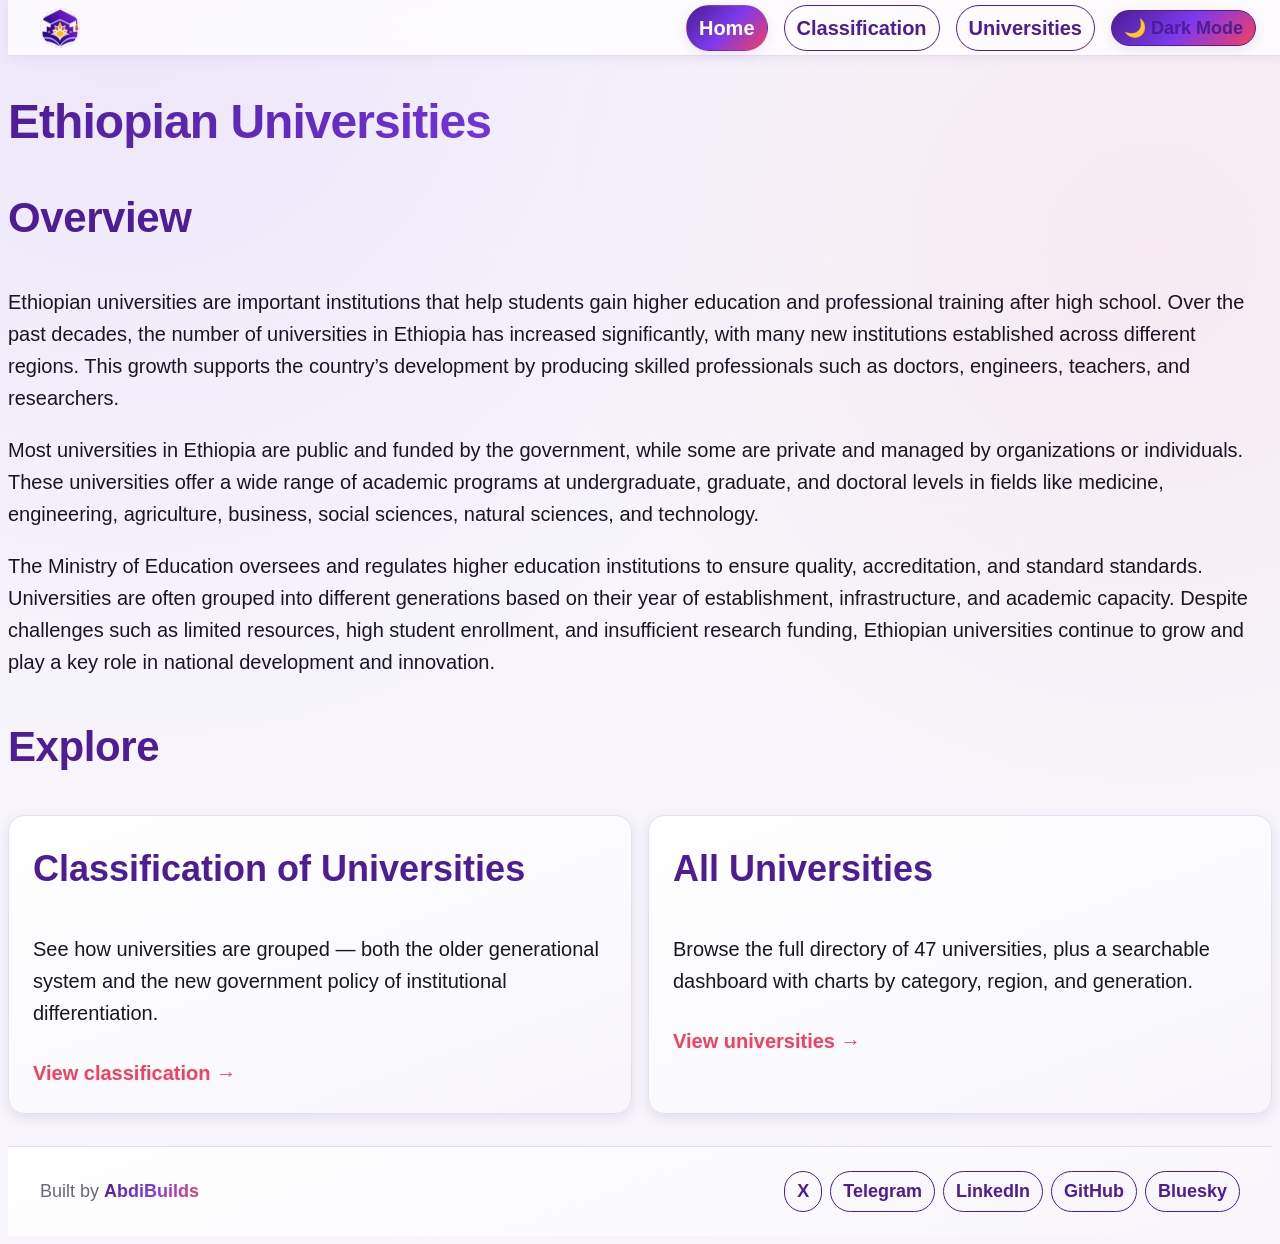
<file: index.html>
<!DOCTYPE html>
<html lang="en">
    <head>
      <meta charset="UTF-8" />
      <script>
        (function () {
          try {
            if (localStorage.getItem("theme") === "dark") {
              document.documentElement.setAttribute("data-theme", "dark");
            }
          } catch (e) {}
        })();
      </script>
      <meta name="viewport" content="width=device-width, initial-scale=1.0" />
      <link href="style.css" rel="stylesheet" />
      <meta name="description" content="Ethiopian Universities: an overview of the country's higher-education system, how universities are classified, and a full directory of institutions." />
      <title>Ethiopian Universities — Home</title>
    </head>
    <body>

      <header>
        <nav aria-label="Main navigation">
          <a class="logo-link" href="index.html"><img src="images/logo.png" class="logo-img" alt="Ethiopian Universities logo" /></a>

          <button class="nav-toggle" id="navToggle" type="button" aria-expanded="false" aria-controls="primary-menu" aria-label="Toggle navigation menu">
            <span></span><span></span><span></span>
          </button>

          <ul id="primary-menu">
            <li><a class="menu" href="index.html" aria-current="page">Home</a></li>
            <li><a class="menu" href="classification.html">Classification</a></li>
            <li><a class="menu" href="universities.html">Universities</a></li>
            <li><button id="darkModeToggle" class="dark-toggle" type="button" aria-pressed="false">🌙 Dark Mode</button></li>
          </ul>
        </nav>
      </header>
      <main>
        <div class="page-content">
        <h1>Ethiopian Universities</h1>
        <section id="overview">
          <h2>Overview</h2>
          <p>Ethiopian universities are important institutions that help students gain higher education and professional training after high school. Over the past decades, the number of universities in Ethiopia has increased significantly, with many new institutions established across different regions. This growth supports the country’s development by producing skilled professionals such as doctors, engineers, teachers, and researchers.</p>

          <p>Most universities in Ethiopia are public and funded by the government, while some are private and managed by organizations or individuals. These universities offer a wide range of academic programs at undergraduate, graduate, and doctoral levels in fields like medicine, engineering, agriculture, business, social sciences, natural sciences, and technology.</p>

          <p>The Ministry of Education oversees and regulates higher education institutions to ensure quality, accreditation, and standard standards. Universities are often grouped into different generations based on their year of establishment, infrastructure, and academic capacity. Despite challenges such as limited resources, high student enrollment, and insufficient research funding, Ethiopian universities continue to grow and play a key role in national development and innovation.</p>
        </section>

        <section id="explore" class="quick-links">
          <h2>Explore</h2>
          <div class="quick-links-grid">
            <a class="quick-link-card" href="classification.html">
              <h3>Classification of Universities</h3>
              <p>See how universities are grouped — both the older generational system and the new government policy of institutional differentiation.</p>
              <span class="quick-link-cta">View classification →</span>
            </a>
            <a class="quick-link-card" href="universities.html">
              <h3>All Universities</h3>
              <p>Browse the full directory of 47 universities, plus a searchable dashboard with charts by category, region, and generation.</p>
              <span class="quick-link-cta">View universities →</span>
            </a>
          </div>
        </section>
        </div>
      </main>

      <footer class="site-footer">
        <div class="footer-content">
          <p class="footer-credit">Built by <strong>AbdiBuilds</strong></p>
          <ul class="footer-socials">
            <li><a href="https://x.com/DevAbdiBirru" target="_blank" rel="noopener noreferrer">X</a></li>
            <li><a href="https://t.me/AbdiBuilds" target="_blank" rel="noopener noreferrer">Telegram</a></li>
            <li><a href="https://www.linkedin.com/in/abdibirru" target="_blank" rel="noopener noreferrer">LinkedIn</a></li>
            <li><a href="https://github.com/abdibirru" target="_blank" rel="noopener noreferrer">GitHub</a></li>
            <li><a href="https://bsky.app/profile/abdibirru.bsky.social" target="_blank" rel="noopener noreferrer">Bluesky</a></li>
          </ul>
        </div>
      </footer>


      <script src="theme.js"></script>
    </body>
</html>
</file>
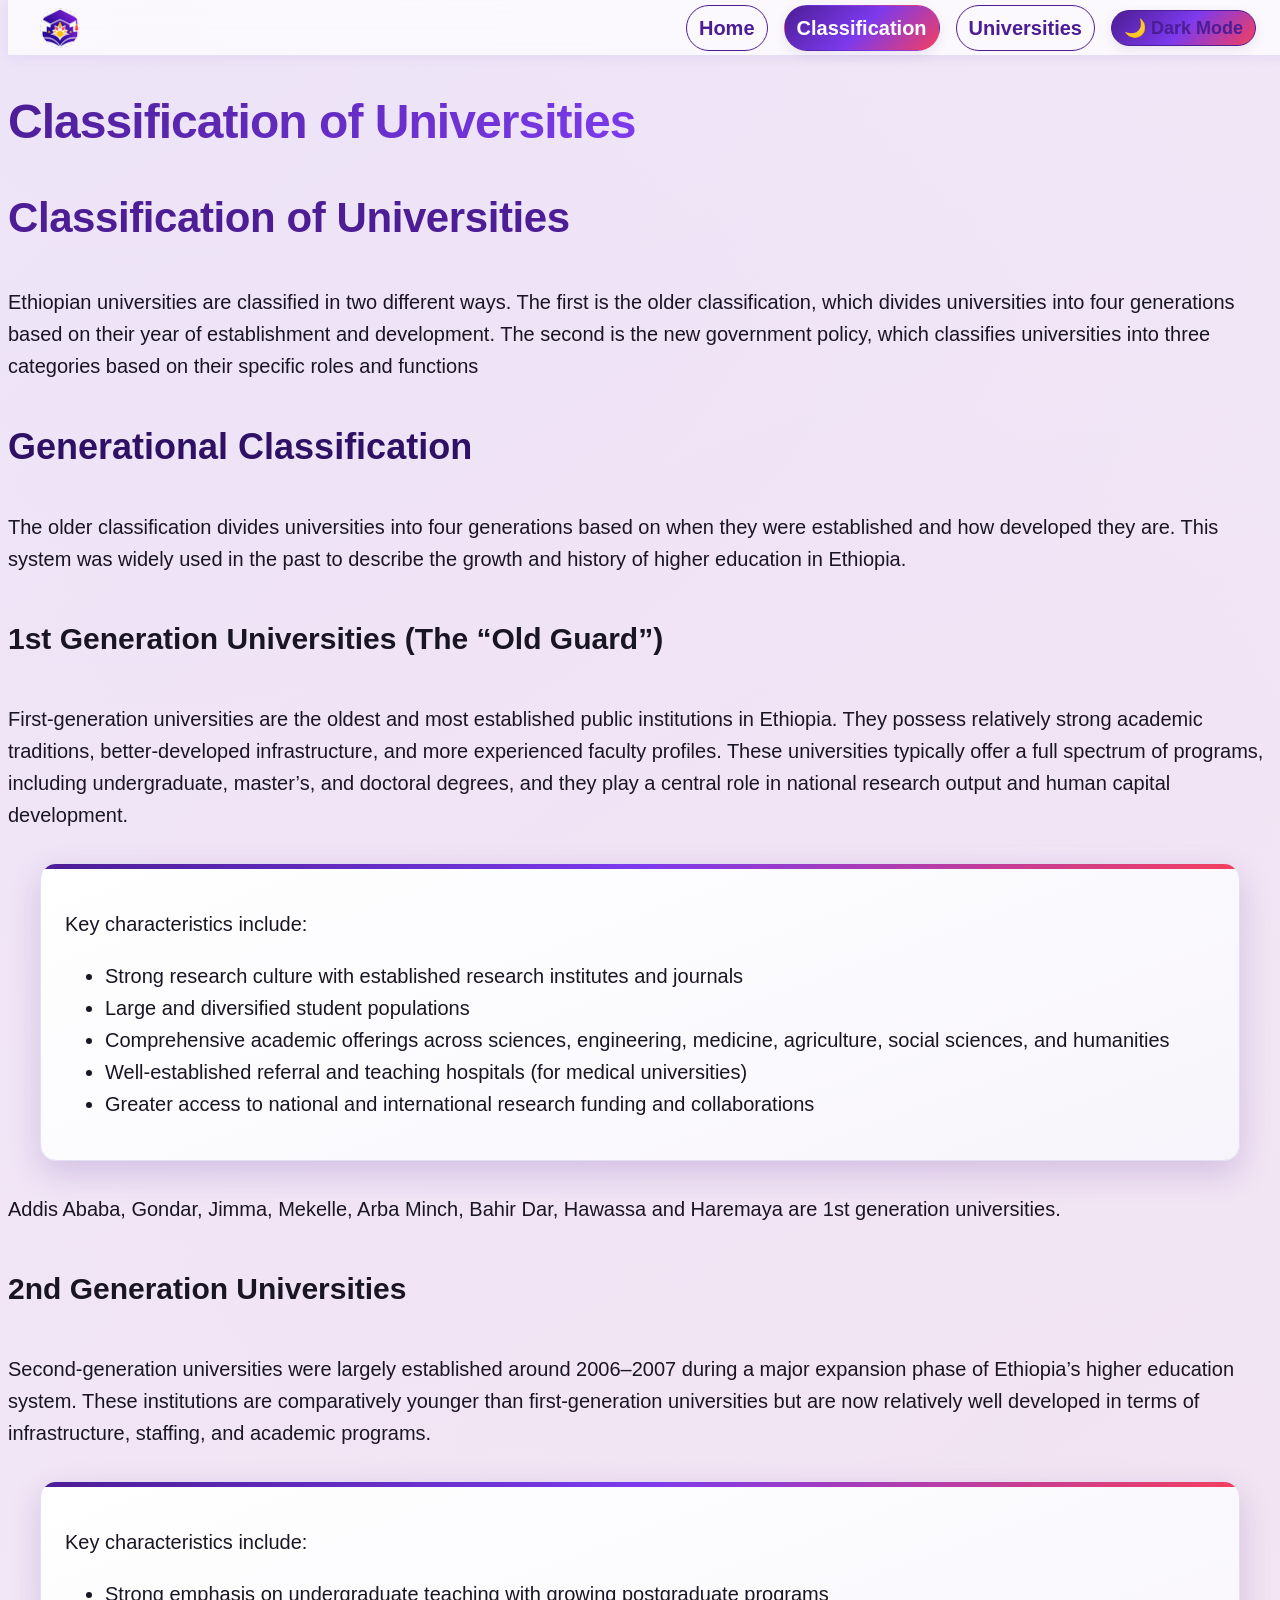
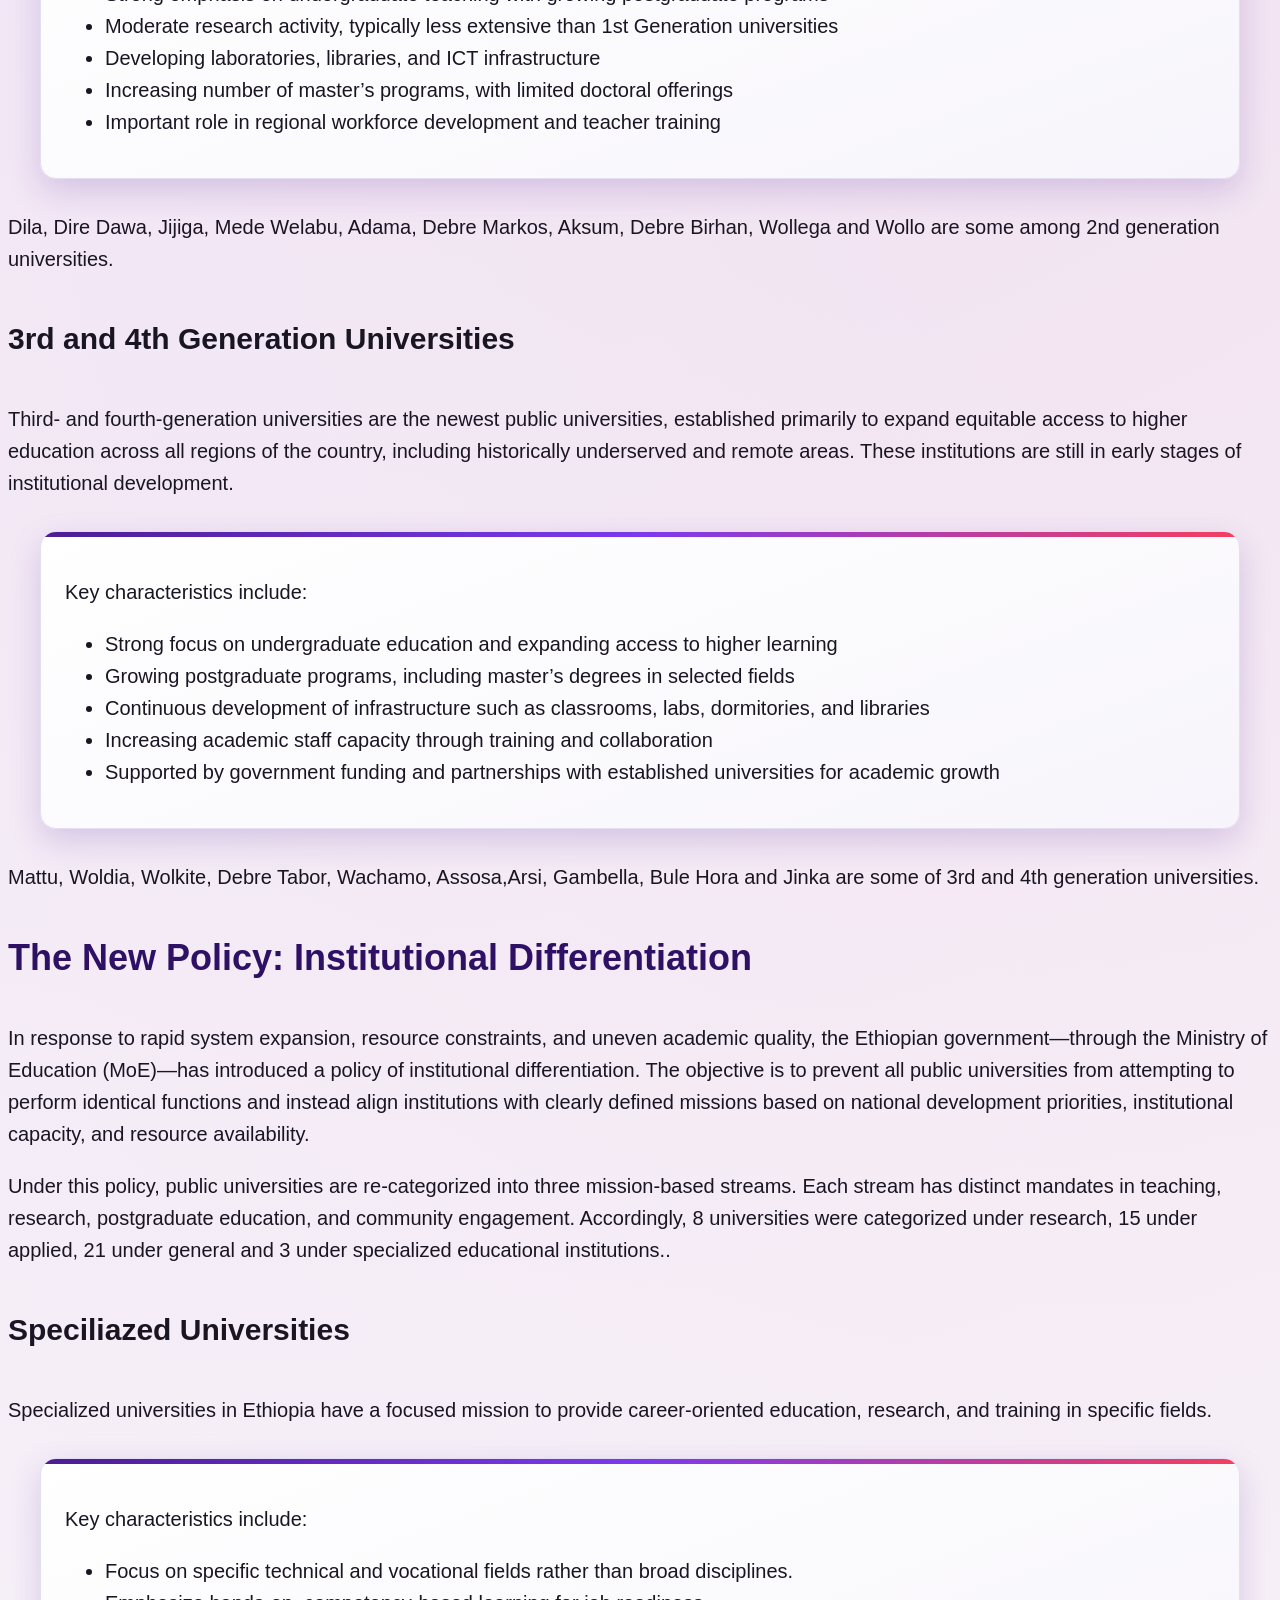
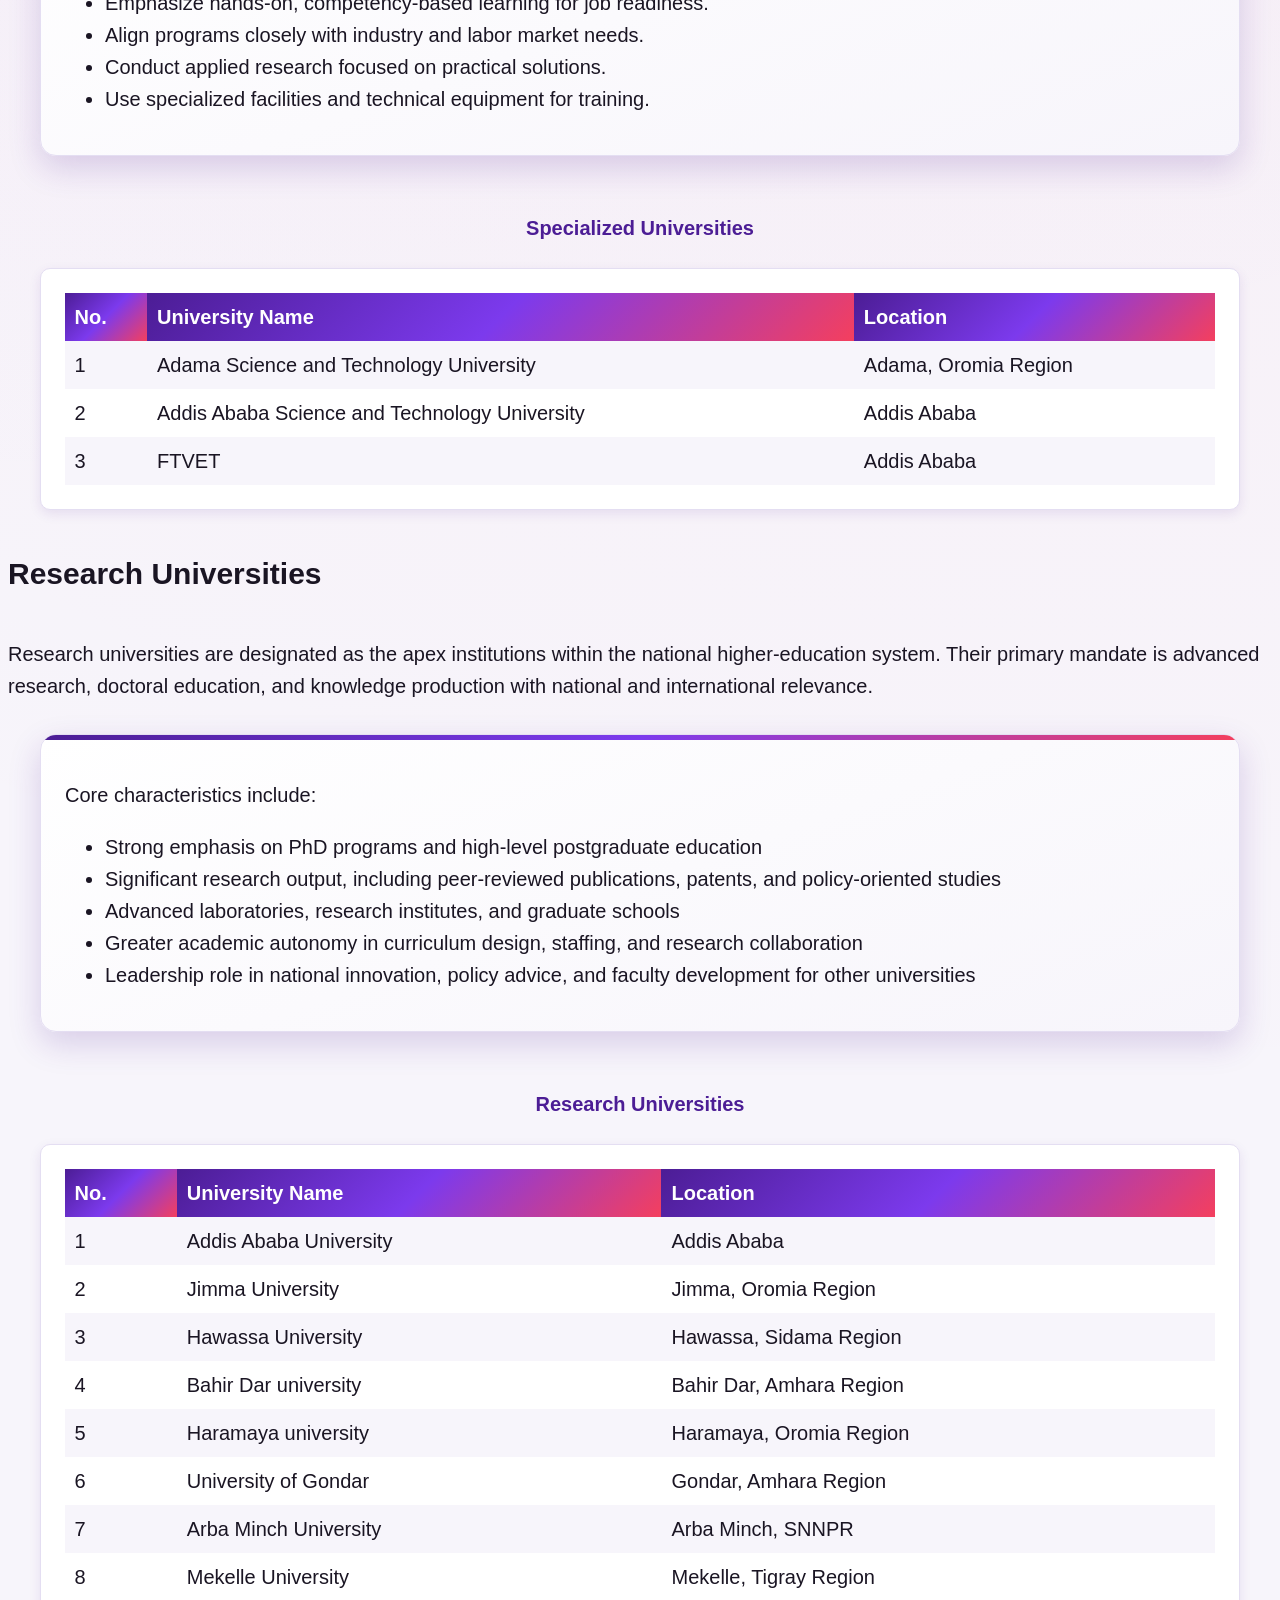
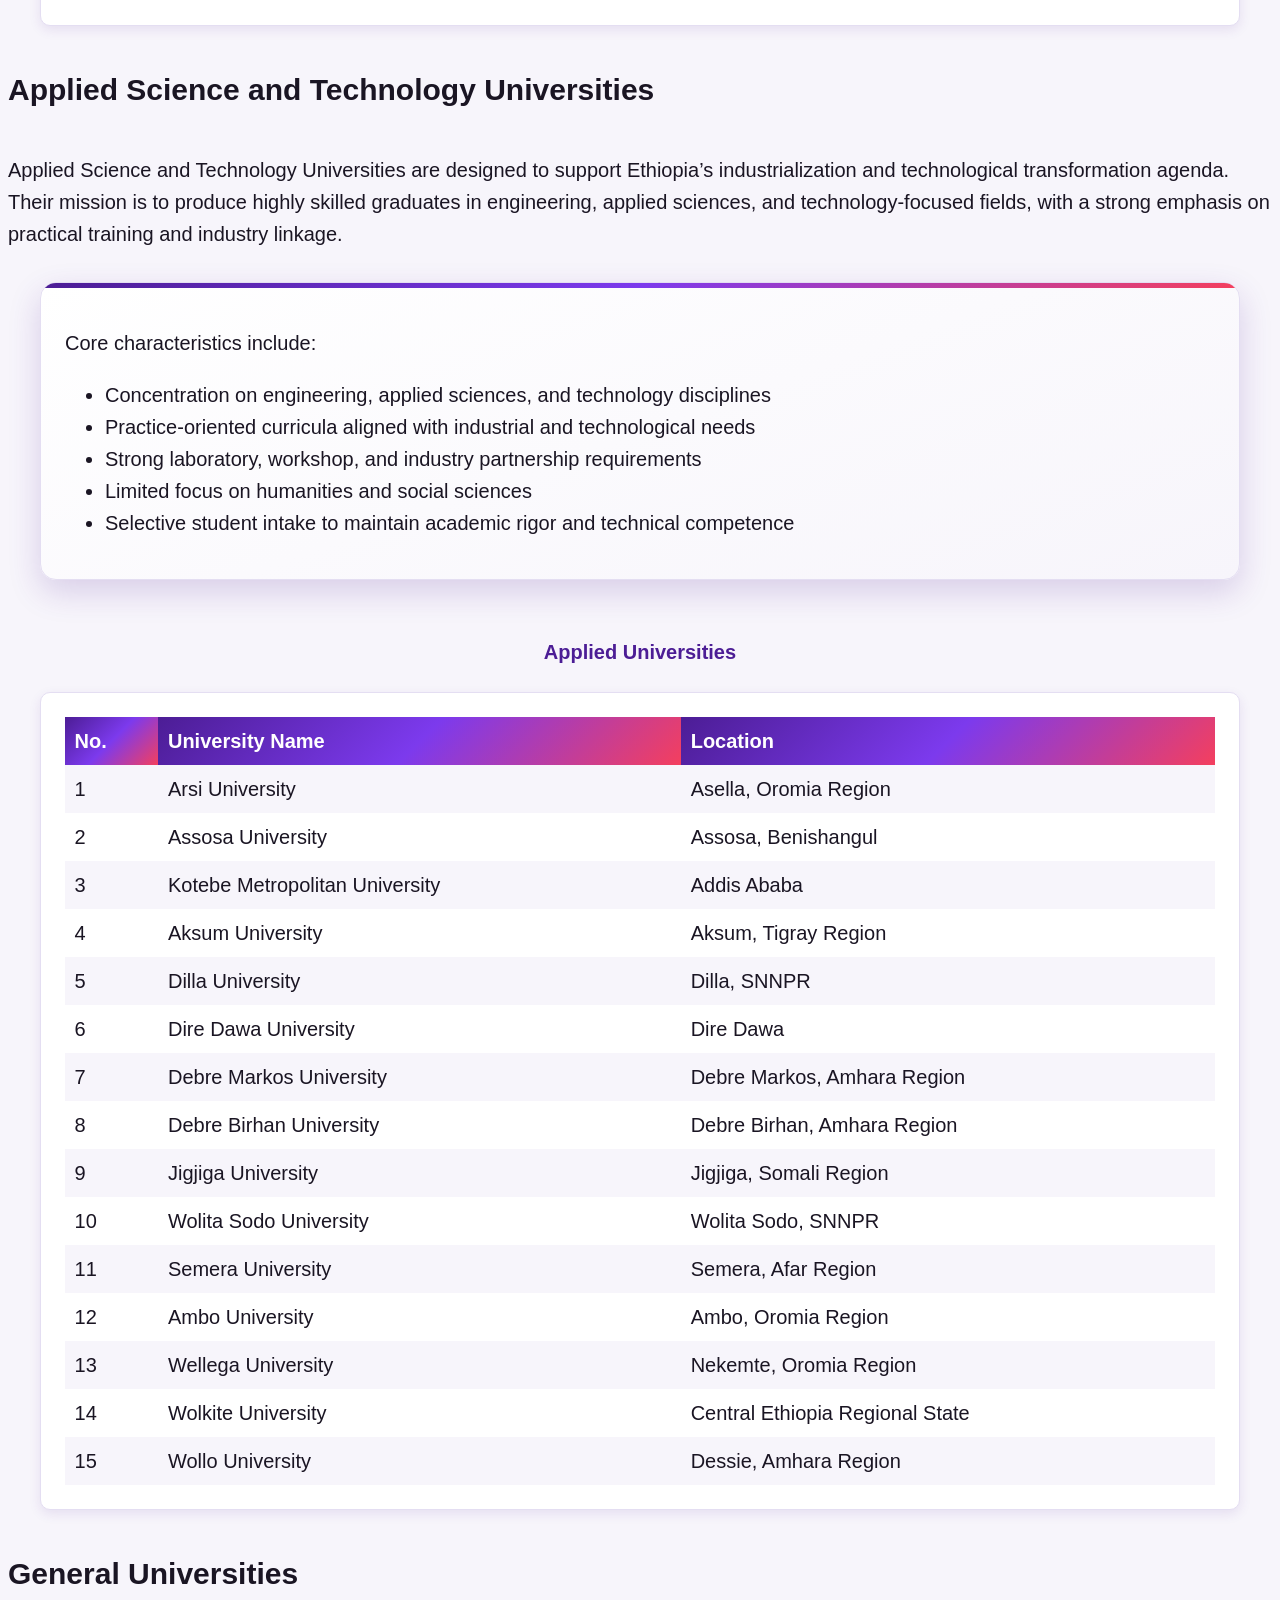
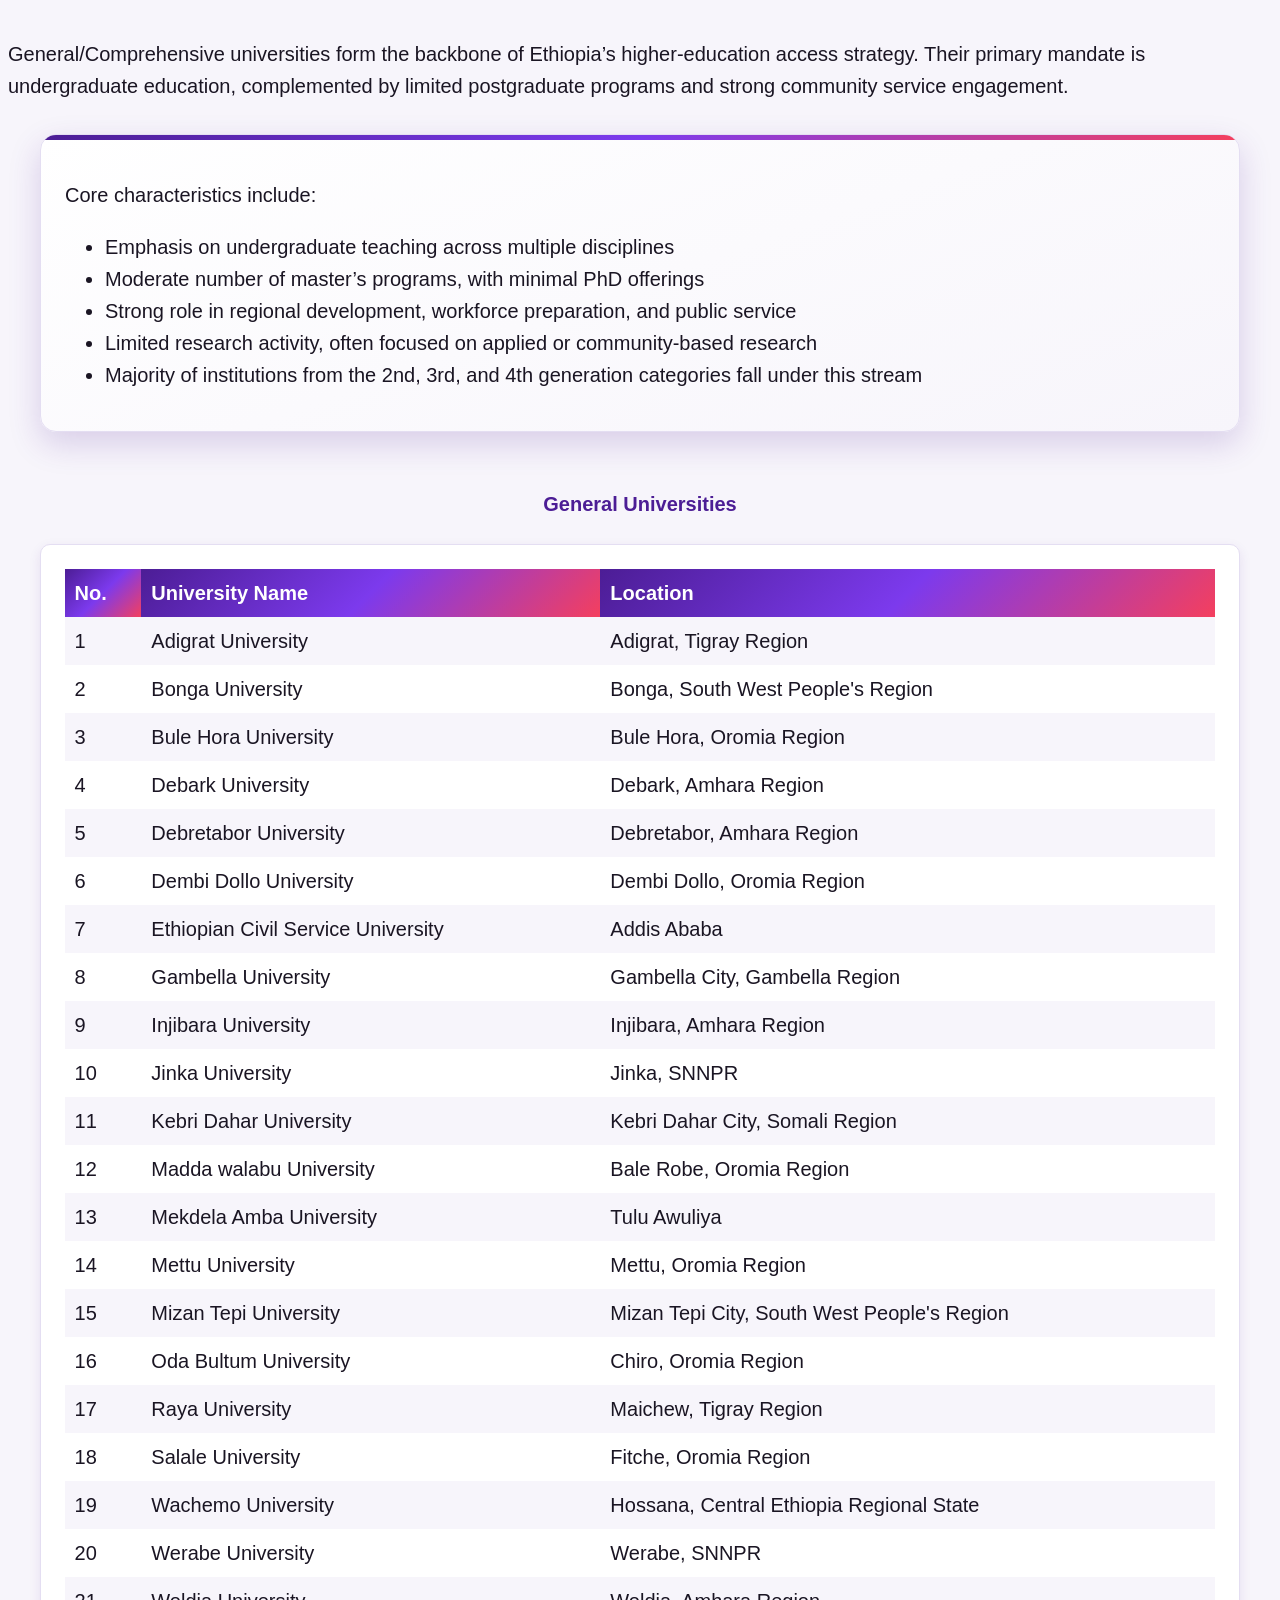
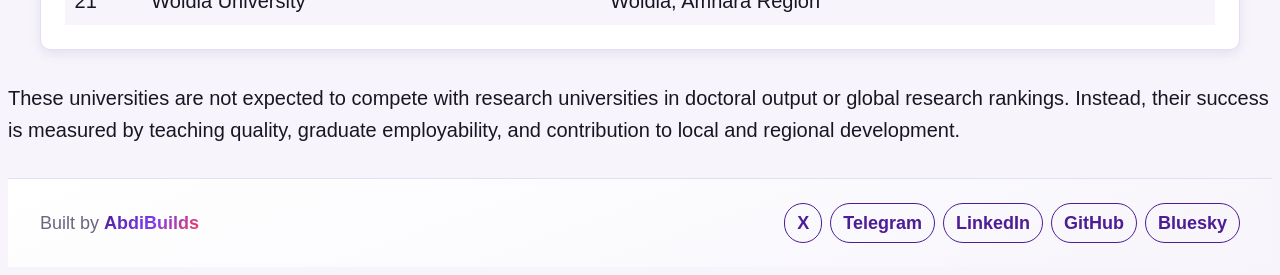
<file: classification.html>
<!DOCTYPE html>
<html lang="en">
    <head>
      <meta charset="UTF-8" />
      <script>
        (function () {
          try {
            if (localStorage.getItem("theme") === "dark") {
              document.documentElement.setAttribute("data-theme", "dark");
            }
          } catch (e) {}
        })();
      </script>
      <meta name="viewport" content="width=device-width, initial-scale=1.0" />
      <link href="style.css" rel="stylesheet" />
      <meta name="description" content="How Ethiopian universities are classified: the older four-generation system and the new government policy of institutional differentiation (research, applied, general, specialized)." />
      <title>Ethiopian Universities — Classification</title>
    </head>
    <body>

      <header>
        <nav aria-label="Main navigation">
          <a class="logo-link" href="index.html"><img class="logo-img" src="images/logo.png" alt="Ethiopian Universities logo" /></a>

          <button class="nav-toggle" id="navToggle" type="button" aria-expanded="false" aria-controls="primary-menu" aria-label="Toggle navigation menu">
            <span></span><span></span><span></span>
          </button>

          <ul id="primary-menu">
            <li><a class="menu" href="index.html">Home</a></li>
            <li><a class="menu" href="classification.html" aria-current="page">Classification</a></li>
            <li><a class="menu" href="universities.html">Universities</a></li>
            <li><button id="darkModeToggle" class="dark-toggle" type="button" aria-pressed="false">🌙 Dark Mode</button></li>
          </ul>
        </nav>
      </header>
      <main>
        <div class="page-content">
        <h1>Classification of Universities</h1>
        <section id="classification">
          <h2>Classification of Universities</h2>
<p>Ethiopian universities are classified in two different ways. The first is the older classification, which divides universities into four generations based on their year of establishment and development. The second is the new government policy, which classifies universities into three categories based on their specific roles and functions</p>
          <article class="general-classification">
          <h3>Generational Classification</h3>
          <p>The older classification divides universities into four generations based on when they were established and how developed they are. This system was widely used in the past to describe the growth and history of higher education in Ethiopia.</p>
          <section class="sub-classification">
          <h4>1st Generation Universities (The “Old Guard”)</h4>

          <p>First-generation universities are the oldest and most established public institutions in Ethiopia. They possess relatively strong academic traditions, better-developed infrastructure, and more experienced faculty profiles. These universities typically offer a full spectrum of programs, including undergraduate, master’s, and doctoral degrees, and they play a central role in national research output and human capital development.</p>
               <div class="characteristics">
          <p>Key characteristics include:</p>
           <ul>
             <li> Strong research culture with established research institutes and journals</li>
             <li>Large and diversified student populations</li>
             <li>Comprehensive academic offerings across sciences, engineering, medicine, agriculture, social sciences, and humanities</li>
             <li>Well-established referral and teaching hospitals (for medical universities)</li>
             <li>Greater access to national and international research funding and collaborations</li>
           </ul>
           </div>
            <p class="example-universities">Addis Ababa, Gondar, Jimma, Mekelle, Arba Minch, Bahir Dar, Hawassa and Haremaya are 1st generation universities.</p>
           </section>
           <section class="sub-classification">
          <h4>2nd Generation Universities</h4>

<p>Second-generation universities were largely established around 2006–2007 during a major expansion phase of Ethiopia’s higher education system. These institutions are comparatively younger than first-generation universities but are now relatively well developed in terms of infrastructure, staffing, and academic programs.</p>
          <div class="characteristics">
<p> Key characteristics include:</p>
          <ul>
            <li>Strong emphasis on undergraduate teaching with growing postgraduate programs</li>
            <li>Moderate research activity, typically less extensive than 1st Generation universities</li>
            <li>Developing laboratories, libraries, and ICT infrastructure
</li>
            <li>Increasing number of master’s programs, with limited doctoral offerings</li>
            <li>Important role in regional workforce development and teacher training</li>
          </ul>
          </div>
             <p class="example-universities">Dila, Dire Dawa, Jijiga, Mede Welabu, Adama, Debre Markos, Aksum, Debre Birhan, Wollega and Wollo are some among 2nd generation universities.</p>
          </section>
          <section class="sub-classification">
          <h4>3rd and 4th Generation Universities</h4>

          <p>Third- and fourth-generation universities are the newest public universities, established primarily to expand equitable access to higher education across all regions of the country, including historically underserved and remote areas. These institutions are still in early stages of institutional development.</p>
        <div class="characteristics">
         <p>Key characteristics include:</p> 
          <ul>
            <li>Strong focus on undergraduate education and expanding access to higher learning</li>
            <li>Growing postgraduate programs, including master’s degrees in selected fields</li>
            <li>Continuous development of infrastructure such as classrooms, labs, dormitories, and libraries</li>
            <li>Increasing academic staff capacity through training and collaboration</li>
            <li>Supported by government funding and partnerships with established universities for academic growth</li>
          </ul>
          </div>
            <p class="example-universities">Mattu, Woldia, Wolkite, Debre Tabor, Wachamo, Assosa,Arsi, Gambella, Bule Hora and Jinka are some of 3rd and 4th generation universities.</p>
          </section>
          </article>
          <article class="new-policy-classification">
          <h3>The New Policy: Institutional Differentiation</h3>

            <p>In response to rapid system expansion, resource constraints, and uneven academic quality, the Ethiopian government—through the Ministry of Education (MoE)—has introduced a policy of institutional differentiation. The objective is to prevent all public universities from attempting to perform identical functions and instead align institutions with clearly defined missions based on national development priorities, institutional capacity, and resource availability.</p>
            <p>Under this policy, public universities are re-categorized into three mission-based streams. Each stream has distinct mandates in teaching, research, postgraduate education, and community engagement. Accordingly, 8 universities were categorized under research, 15 under applied, 21 under general and 3 under specialized educational institutions..</p>
            <section class="sub-classification">
              <h4>Speciliazed Universities</h4>
              <p>Specialized universities in Ethiopia have a focused mission to provide career-oriented education, research, and training in specific fields.</p>
              <div class="characteristics">
         <p>Key characteristics include:</p> 
           <ul>
            <li>Focus on specific technical and vocational fields rather than broad disciplines.</li>
            <li>Emphasize hands-on, competency-based learning for job readiness.</li>
            <li>Align programs closely with industry and labor market needs.</li>
            <li>Conduct applied research focused on practical solutions.</li>
            <li>Use specialized facilities and technical equipment for training.</li>
          </ul>
          </div>
              <table class="speecialized-table">
                <caption class="table-caption">Specialized Universities</caption>
                <thead>
                  <tr>
                  <th scope="col">No.</th>
                  <th scope="col">University Name</th>
                  <th scope="col">Location</th>
                  </tr>
                </thead>
                <tbody>
                  <tr>
                    <td>1</td>
                    <td>Adama Science and Technology University</td>
                     <td>Adama, Oromia Region</td>
                  </tr>
                  <tr>
                    <td>2</td>
                    <td>Addis Ababa Science and Technology University
</td>
                     <td> Addis Ababa</td>
                  </tr>
                   <tr>
                    <td>3</td>
                    <td>FTVET</td>
                     <td>Addis Ababa</td>
                  </tr>
              </tbody>
              </table>
            </section>
            <section class="sub-classification">
            <h4>Research Universities</h4>

          <p>Research universities are designated as the apex institutions within the national higher-education system. Their primary mandate is advanced research, doctoral education, and knowledge production with national and international relevance.</p>
             <div class="characteristics">
          <p>Core characteristics include:</p>
          <ul>
            <li> Strong emphasis on PhD programs and high-level postgraduate education</li>
            <li>Significant research output, including peer-reviewed publications, patents, and policy-oriented studies</li>
            <li>Advanced laboratories, research institutes, and graduate schools</li>
            <li>Greater academic autonomy in curriculum design, staffing, and research collaboration</li>
            <li>Leadership role in national innovation, policy advice, and faculty development for other universities</li>
          </ul>
          </div>
              <table class="research-table">
                <caption class="table-caption">Research Universities</caption>
                <thead>
                  <tr>
                  <th scope="col">No.</th>
                  <th scope="col">University Name</th>
                  <th scope="col">Location</th>
                  </tr>
                </thead>
                <tbody>
                  <tr>
                    <td>1</td>
                    <td>Addis Ababa University</td>
                     <td>Addis Ababa</td>
                  </tr>
                  <tr>
                    <td>2</td>
                    <td>Jimma University</td>
                     <td>Jimma, Oromia Region</td>
                  </tr>
                   <tr>
<td>3</td>
                    <td>Hawassa University</td>
                     <td>Hawassa, Sidama Region</td>
                  </tr>
                  <tr>
                    <td>4</td>
                    <td>Bahir Dar university</td>
                     <td>Bahir Dar, Amhara Region</td>
                  </tr>
                  <tr>
                    <td>5</td>
                    <td>Haramaya university</td>
                     <td>Haramaya, Oromia Region</td>
                  </tr>
                  <tr>
                    <td>6</td>
                    <td>University of Gondar</td>
                     <td>Gondar, Amhara Region</td>
                  </tr>
                  <tr>
                    <td>7</td>
                    <td>Arba Minch University</td>
                     <td>Arba Minch, SNNPR</td>
                  </tr>
                  <tr>
                    <td>8</td>
                    <td>Mekelle University</td>
                     <td>Mekelle, Tigray Region</td>
                  </tr>
              </tbody>
              </table>
            </section>
            <section class="sub-classification">
          <h4>Applied Science and Technology Universities</h4>

          <p>Applied Science and Technology Universities are designed to support Ethiopia’s industrialization and technological transformation agenda. Their mission is to produce highly skilled graduates in engineering, applied sciences, and technology-focused fields, with a strong emphasis on practical training and industry linkage.</p>
               <div class="characteristics">
<p>Core characteristics include:</p>
            <ul>
              <li> Concentration on engineering, applied sciences, and technology disciplines</li>
              <li>  Practice-oriented curricula aligned with industrial and technological needs</li>
              <li> Strong laboratory, workshop, and industry partnership requirements</li>
              <li> Limited focus on humanities and social sciences</li>
              <li> Selective student intake to maintain academic rigor and technical competence</li>
            </ul>
</div>
            <table class="applied-table">
                <caption class="table-caption">Applied Universities</caption>
                <thead>
                  <tr>
                  <th scope="col">No.</th>
                  <th scope="col">University Name</th>
                  <th scope="col">Location</th>
                  </tr>
                </thead>
                <tbody>
                  <tr>
                    <td>1</td>
                    <td>Arsi University</td>
                     <td>Asella, Oromia Region</td>
                  </tr>
                  <tr>
                    <td>2</td>
                    <td>Assosa University</td>
                     <td>Assosa, Benishangul</td>
                  </tr>
                   <tr>
                    <td>3</td>
                    <td>Kotebe Metropolitan University
</td>
                     <td>Addis Ababa</td>
                  </tr>
                   <tr>
                    <td>4</td>
                    <td>Aksum University</td>
                     <td>Aksum, Tigray Region</td>
                  </tr>
                   <tr>
                    <td>5</td>
                    <td>Dilla University</td>
                     <td>Dilla, SNNPR</td>
                  </tr>
                   <tr>
                    <td>6</td>
                    <td>Dire Dawa University</td>
                     <td>Dire Dawa</td>
                  </tr>
                   <tr>
                    <td>7</td>
                    <td>Debre Markos University</td>
<td>Debre Markos, Amhara Region</td>
                  </tr>
                   <tr>
                    <td>8</td>
                    <td>Debre Birhan University</td>
                     <td>Debre Birhan, Amhara Region</td>
                  </tr>
                   <tr>
                    <td>9</td>
                    <td>Jigjiga University</td>
                     <td>Jigjiga, Somali Region</td>
                  </tr>
                   <tr>
                    <td>10</td>
                    <td>Wolita Sodo University</td>
                     <td>Wolita Sodo, SNNPR</td>
                  </tr>
                   <tr>
                    <td>11</td>
                    <td>Semera University</td>
                     <td>Semera, Afar Region</td>
                  </tr>
                   <tr>
                    <td>12</td>
                    <td>Ambo University</td>
                     <td>Ambo, Oromia Region</td>
                  </tr>
                   <tr>
                    <td>13</td>
                    <td>Wellega University</td>
                     <td>Nekemte, Oromia Region</td>
                  </tr>
                   <tr>
                    <td>14</td>
                    <td>Wolkite University
</td>
                    
                     <td>Central Ethiopia Regional State</td>
                  </tr>
                   <tr>
                    <td>15</td>
                    <td>Wollo University</td>
                     <td>Dessie, Amhara Region</td>
                  </tr>
              </tbody>
              </table>
            </section>
            <section class="sub-classification">
            <h4>General Universities</h4>
            <p>General/Comprehensive universities form the backbone of Ethiopia’s higher-education access strategy. Their primary mandate is undergraduate education, complemented by limited postgraduate programs and strong community service engagement.</p>
              <div class="characteristics">
            <p>Core characteristics include:</p>
            <ul>
              <li> Emphasis on undergraduate teaching across multiple disciplines</li>
              <li> Moderate number of master’s programs, with minimal PhD offerings</li>
              <li> Strong role in regional development, workforce preparation, and public service</li>
              <li> Limited research activity, often focused on applied or community-based research</li>
              <li> Majority of institutions from the 2nd, 3rd, and 4th generation categories fall under this stream</li>
            </ul>
            </div>
          <table class="general-table">
                <caption class="table-caption">General Universities</caption>
                <thead>
                  <tr>
                  <th scope="col">No.</th>
                  <th scope="col">University Name</th>
                  <th scope="col">Location</th>
                  </tr>
                </thead>
                <tbody>
                  <tr>
                    <td>1</td>
                    <td>Adigrat University</td>
                     <td>Adigrat, Tigray Region</td>
                  </tr>
                  <tr>
                    <td>2</td>
                    <td>Bonga University</td>
                     <td>Bonga, South West People's Region</td>
                  </tr>
                   <tr>
                    <td>3</td>
                    <td>Bule Hora University
</td>
                     <td>Bule Hora, Oromia Region
</td>
                  </tr>
                  <tr>
                    <td>4</td>
                    <td>Debark University</td>
                     <td>Debark, Amhara Region</td>
                  </tr>
                  <tr>
                    <td>5</td>
                    <td>Debretabor University</td>
                     <td>Debretabor, Amhara Region</td>
                  </tr>
                  <tr>
                    <td>6</td>
                    <td>Dembi Dollo University</td>
                     <td>Dembi Dollo, Oromia Region</td>
                  </tr>
                  <tr>
                    <td>7</td>
                    <td>Ethiopian Civil Service University</td>
                     <td>Addis Ababa</td>
                  </tr><tr>
                    <td>8</td>
                    <td>Gambella University</td>
                     <td>Gambella City, Gambella Region</td>
                  </tr>
                  <tr>
                    <td>9</td>
                    <td>Injibara University</td>
                     <td>Injibara, Amhara Region</td>
                  </tr>
<tr>
                    <td>10</td>
                    <td>Jinka University</td>
                     <td>Jinka, SNNPR</td>
                  </tr>
                  <tr>
                    <td>11</td>
                    <td>Kebri Dahar University</td>
                     <td>Kebri Dahar City, Somali Region</td>
                  </tr>
                  <tr>
                    <td>12</td>
                    <td>Madda walabu University</td>
                     <td>Bale Robe, Oromia Region</td>
                  </tr>
                  <tr>
                    <td>13</td>
                    <td>Mekdela Amba University</td>
                     <td>Tulu Awuliya</td>
                  </tr>
                  <tr>
                    <td>14</td>
                    <td>Mettu University</td>
                     <td>Mettu, Oromia Region</td>
                  </tr>
                  <tr>
                    <td>15</td>
                    <td>Mizan Tepi University</td>
                     <td>Mizan Tepi City, South West People's Region</td>
                  </tr>
                  <tr>
                    <td>16</td>
                    <td>Oda Bultum University</td>
                     <td>Chiro, Oromia Region</td>
                  </tr>
                  <tr>
                    <td>17</td>
                    <td>Raya University</td>
                     <td>Maichew, Tigray Region</td>
                  </tr>
                  <tr>
                    <td>18</td>
                    <td>Salale University</td>
                     <td>Fitche, Oromia Region</td>
                  </tr>
                  <tr>
                    <td>19</td>
                    <td>Wachemo University</td>
                     <td>Hossana, Central Ethiopia Regional State</td>
                  </tr>
                  <tr>
                    <td>20</td>
                    <td>Werabe University</td>
                     <td>Werabe, SNNPR</td>
                  </tr>
                  <tr>
                    <td>21</td>
                    <td>Woldia University
</td>
                    <td>Woldia, Amhara Region
</td>
                  </tr>
              </tbody>
              </table>
            <p>These universities are not expected to compete with research universities in doctoral output or global research rankings. Instead, their success is measured by teaching quality, graduate employability, and contribution to local and regional development.</p>
</section>
        </article>
        </section>
        </div>
      </main>

      <footer class="site-footer">
        <div class="footer-content">
          <p class="footer-credit">Built by <strong>AbdiBuilds</strong></p>
          <ul class="footer-socials">
            <li><a href="https://x.com/DevAbdiBirru" target="_blank" rel="noopener noreferrer">X</a></li>
            <li><a href="https://t.me/AbdiBuilds" target="_blank" rel="noopener noreferrer">Telegram</a></li>
            <li><a href="https://www.linkedin.com/in/abdibirru" target="_blank" rel="noopener noreferrer">LinkedIn</a></li>
            <li><a href="https://github.com/abdibirru" target="_blank" rel="noopener noreferrer">GitHub</a></li>
            <li><a href="https://bsky.app/profile/abdibirru.bsky.social" target="_blank" rel="noopener noreferrer">Bluesky</a></li>
          </ul>
        </div>
      </footer>


      <script src="theme.js"></script>
    </body>
</html>
</file>
<file: style.css>
:root {
  /* ----------------------- */
  /* PRIMARY - ELECTRIC INDIGO */
  /* ----------------------- */
  --primary: #4C1D95;          /* Deep royal indigo */
  --primary-hover: #7C3AED;    /* Vivid violet for hover */
  --primary-active: #2E1065;   /* Almost-black indigo for pressed */
  --primary-focus: #C4B5FD;    /* Soft lavender focus outline */
  --primary-glow: #8B5CF6;     /* Used for glow / gradient accents */

  /* ----------------------- */
  /* SECONDARY - SUNSET CORAL */
  /* ----------------------- */
  --secondary: #F43F5E;        /* Bold coral-rose */
  --secondary-hover: #FB7185;  /* Lighter coral for hover */
  --secondary-active: #BE123C; /* Darker rose for pressed */
  --secondary-focus: #FECDD3;  /* Soft blush focus outline */

  /* ----------------------- */
  /* ACCENT - LIQUID GOLD */
  /* ----------------------- */
  --accent: #FBBF24;
  --accent-soft: #FDE68A;

  /* ----------------------- */
  /* NEUTRAL / GRAY */
  /* ----------------------- */
  --neutral-text: #1A1523;        /* Deep ink violet-black */
  --neutral-muted: #6D6580;       /* Muted plum-grey */
  --neutral-bg: #F7F5FB;          /* Whisper-lavender background */
  --neutral-card: #FFFFFF;        /* Card / section background */
  --neutral-border: #E4DEF2;      /* Soft violet-tinted border */
  --neutral-disabled: #DAD3E8;    /* Disabled buttons / inputs */

  /* Gradients */
  --gradient-primary: linear-gradient(135deg, #4C1D95 0%, #7C3AED 50%, #F43F5E 100%);
  --gradient-hero: linear-gradient(120deg, #2E1065 0%, #4C1D95 40%, #7C3AED 75%, #F43F5E 100%);
  --gradient-card: linear-gradient(160deg, #FFFFFF 0%, #F7F5FB 100%);

  --page-padding: 1.6rem;
  --box-padding: 0.8rem;
  --section-margin: 1.6rem;
  --items-gap: 1rem;

  --font-size-h1: 3.2rem;
  --font-size-h2: 2.8rem;
  --font-size-h3: 2.4rem;
  --font-size-h4: 2rem;
  --font-size-p: 1.6rem;
  --font-size-small: 1.4rem;

  /* Elevation system */
  --shadow-soft: 0 0.4rem 1.2rem rgba(76, 29, 149, 0.10);
  --shadow-glow: 0 0.8rem 2.4rem rgba(124, 58, 237, 0.25);
  --shadow-lift: 0 1.2rem 3.2rem rgba(76, 29, 149, 0.18);
  --radius-lg: 1.6rem;
  --radius-md: 1rem;
  --transition-smooth: all 0.3s cubic-bezier(0.4, 0, 0.2, 1);
}

@media (min-width: 768px) {
  :root {
    --page-padding: 2.4rem;  /* slightly larger padding */
    --box-padding: 1.6rem;
    --section-margin: 2.4rem;
    --items-gap: 1.4rem;

    --font-size-h1: 4rem;
    --font-size-h2: 3.6rem;
    --font-size-h3: 3.2rem;
    --font-size-h4: 2.4rem;
    --font-size-p: 1.8rem;
    --font-size-small: 1.6rem;
  }
}

/* Desktop */
@media (min-width: 1024px) {
  :root {
    --page-padding: 3.2rem;       /* more space on large screens */
    --box-padding: 2.4rem;
    --section-margin: 3.2rem;
    --items-gap: 1.6rem;

    --font-size-h1: 4.8rem;
    --font-size-h2: 4.2rem;
    --font-size-h3: 3.6rem;
    --font-size-h4: 3rem;
    --font-size-p: 2rem;
    --font-size-small: 1.8rem;
  }
}

/*@media (prefers-color-scheme: dark) {
  :root {
    /* Backgrounds
    --neutral-bg: #121212;
--neutral-card: #1E1E1E;
    --neutral-border: #2C2C2C;
 */
    /* Text
    --neutral-text: #F5F5F5;
    --neutral-muted: #A0A0A0;
    */

    /* Primary / Secondary
    --primary: #3B5DC9;
    --primary-hover: #5A7DEB;
    --primary-active: #162F6F;
    --primary-focus: #93C5FD;

    --secondary: #22C55E;
    --secondary-hover: #4ADE80;
    --secondary-active: #15803D;
    --secondary-focus: #A7F3D0;
  }
} */

* {
  box-sizing: border-box;
}

html{
  font-size: 62.5%;
  scroll-behavior: smooth;
}
body{
  font-size: 1.6rem;
  background-color: var(--neutral-bg);
  background-image:
    radial-gradient(circle at 10% 0%, rgba(124, 58, 237, 0.08) 0%, transparent 45%),
    radial-gradient(circle at 90% 20%, rgba(244, 63, 94, 0.06) 0%, transparent 40%);
  color: var(--neutral-text);
  font-family: 'Segoe UI', -apple-system, BlinkMacSystemFont, 'Helvetica Neue', Arial, sans-serif;
  line-height: 1.6;
  -webkit-font-smoothing: antialiased;
}
h1{
  background: var(--gradient-primary);
  background-clip: text;
  -webkit-background-clip: text;
  -webkit-text-fill-color: transparent;
  color: var(--primary);
  font-size: var(--font-size-h1, 3.2rem);
  font-weight: 800;
  letter-spacing: -0.02em;
  line-height: 1.1;
}
h2{
  color: var(--primary);
  font-size: var(--font-size-h2, 2.8rem);
  font-weight: 700;
  letter-spacing: -0.01em;
}
h3{
  color: var(--primary-active);
  font-size: var(--font-size-h3, 2.4rem);
  font-weight: 700;
}
h4{
  font-size: var(--font-size-h4, 2rem);
  font-weight: 600;
}
#universities h3 {
   color: var(--primary);
}
.university-image, .logo-img{
  display: block;
  width: 100%;
  height: 12rem;
  background: var(--gradient-card);
  border: 1px dashed var(--neutral-border);
  border-radius: var(--radius-md);
  object-fit: cover;
}
.logo-img{
  width: 4rem;
  height: 4rem;
  min-height: 0;
  border-radius: 50%;
}
p, li, dt,dd,blockquote,a{
  font-size: var(--font-size-p, 1.6rem);
  color: var(--neutral-text);
}
a{
  color: var(--primary);
  transition: var(--transition-smooth);
}
::selection{
  background-color: var(--primary-glow);
  color: #fff;
}
header{
  position: fixed;
  width: 100%;
  top: 0;
  z-index: 100;
  }

header nav{
  display: flex;
  justify-content: space-between;
  align-items:center;
  height: 5.6rem;
  background-color: rgba(255, 255, 255, 0.75);
  backdrop-filter: blur(1.2rem);
  -webkit-backdrop-filter: blur(1.2rem);
  border-bottom: 1px solid var(--neutral-border);
  box-shadow: 0 0.2rem 1.2rem rgba(76, 29, 149, 0.06);
  padding: 0 var(--page-padding);
  }

nav ul{
  display:flex;
  align-items: center;
  gap: var(--items-gap, 1rem);
  list-style: none;

}
header nav .menu{
  display: inline-block;
  text-decoration: none;
  border: 1.5px solid var(--primary);
  padding: 0.6rem 1.2rem;
  color: var(--primary);
  background-color: transparent;
  font-weight: 600;
  border-radius: 999px;
  transition: var(--transition-smooth);
}
header nav a:hover{
  color: #fff;
  background: var(--gradient-primary);
  border: 1.5px solid transparent;
  box-shadow: var(--shadow-glow);
  transform: translateY(-0.15rem);
}

header nav a:active{
  color: #fff;
  background-color: var(--primary-active);
  border: 1.5px solid var(--primary-active);
  transform: translateY(0);
}

header nav a:focus{
  color: var(--primary);
  background-color: var(--primary-focus);
  border: 1.5px solid var(--primary);
  outline: none;
}
header nav .login{
  display: inline-block;
  text-decoration: none;
  border: none;
  padding: 0.7rem 1.6rem;
  color: #fff;
  background: var(--gradient-primary);
  font-weight: 700;
  border-radius: 999px;
  box-shadow: var(--shadow-soft);
}
main{
  padding-top: 5.6rem;
}
.characteristics{
  border: 1px solid var(--neutral-border);
  border-radius: var(--radius-lg);
  box-shadow: var(--shadow-lift);
  background: var(--gradient-card);
  margin: var(--section-margin, 1.6rem);
  padding: var(--box-padding, 0.8rem);
  transition: var(--transition-smooth);
  position: relative;
  overflow: hidden;
}
.characteristics::before{
  content: "";
  position: absolute;
  top: 0;
  left: 0;
  width: 100%;
  height: 0.5rem;
  background: var(--gradient-primary);
}
.characteristics:hover{
  transform: translateY(-0.4rem);
  box-shadow: 0 1.6rem 4rem rgba(76, 29, 149, 0.24);
}
.university-flexbox{
  display: grid;
  grid-template-columns: repeat(auto-fill, minmax(26rem, 1fr));
  gap: var(--items-gap, 1rem);
}

.university-flexbox-container{
  display: flex;
  flex-direction: column;
  border: 1px solid var(--neutral-border);
  box-shadow: var(--shadow-soft);
  background-color: var(--neutral-card);
  border-radius: var(--radius-lg);
  height: 100%;
  padding: var(--box-padding, 0.8rem);
  overflow: hidden;
  transition: var(--transition-smooth);
}
.university-flexbox-container h3{
  margin: 1rem 0 0.4rem;
}
.university-flexbox-container p{
  flex-grow: 1;
}
.university-flexbox-container button{
  align-self: flex-start;
  margin-top: 0.8rem;
}
.university-flexbox-container:hover{
  box-shadow: var(--shadow-glow);
  border-color: var(--primary-glow);
  transform: translateY(-0.3rem);
}
table{
  width: 95%;
  margin: var(--section-margin, 1.6rem) auto;
  padding: 1rem;
  border: 1px solid var(--neutral-border);
  border-radius: var(--radius-md);
  box-shadow: var(--shadow-soft);
  background-color: var(--neutral-card);
  border-collapse: separate;
  border-spacing: 0;
  overflow: hidden;
}
table th, table td{
  text-align: left;
  padding: 0.8rem 1rem;
}
table thead th{
  background: var(--gradient-primary);
  color: #fff;
  font-weight: 700;
}
.table-caption{
  font-weight: bold;
  font-size: var(--font-size-p, 1.6rem);
  color: var(--primary);
  margin: 1rem auto;
}
table tr{
  font-size: var(--font-size-p, 1.6rem);
  padding: 1.2rem;
  transition: var(--transition-smooth);
}
tbody tr:hover td{
  background-color: var(--primary-focus);
}
tbody tr:nth-of-type(2n+1) td{
  background-color: var(--neutral-bg);
}
.grid{
  display: grid;
  grid-template-columns: 1fr;
  gap: 1.6rem;
}

/* Buttons — subtle Academy-Award shimmer */
button, .btn{
  font-family: inherit;
  font-weight: 700;
  border: none;
  border-radius: 999px;
  padding: 0.8rem 2rem;
  background: var(--gradient-primary);
  color: #fff;
  cursor: pointer;
  box-shadow: var(--shadow-soft);
  transition: var(--transition-smooth);
}
button:hover, .btn:hover{
  box-shadow: var(--shadow-glow);
  transform: translateY(-0.15rem) scale(1.02);
}
button:active, .btn:active{
  transform: translateY(0) scale(0.98);
}

@media screen and (min-width: 768px){
  h1{
  font-size: var(--font-size-h1, 4rem);
}
h2{
  font-size: var(--font-size-h2, 3.2rem);
}
h3{
   font-size: var(--font-size-h3, 2.6rem);
}
h4{
  font-size: var(--font-size-h4, 2.2rem);
}

p, li, dt,dd,blockquote,a{
  font-size: var(--font-size-p, 1.7rem);
}

nav ul{
  gap: var(--items-gap, 1.4rem);
}
.characteristics{
  margin: var(--section-margin, 2.4rem);
  padding: var(--box-padding, 1.6rem)
}
.university-flexbox{
  gap: var(--items-gap, 1.4rem);
}

.university-flexbox-container{
  padding: var(--box-padding, 1.6rem)
}
table{
  margin: var(--section-margin, 2.4rem) auto;
  padding: var(--box-padding, 1.6rem);
}
.table-caption{
  font-size: var(--font-size-p, 1.7rem);
  margin: var(--box-padding, 1.6rem) auto;
}
table tr{
  font-size: var(--font-size-p, 1.7rem);
  }
  .grid{
  display: grid;
  grid-template-columns: repeat(2,1fr);
  gap: 1.6rem;
  height: 100vh;
}
  .item-1, .item-2{
    overflow-y: auto;
    height: 100vh;
  }
}

@media screen and (min-width: 1024px){
  h1{
  font-size: var(--font-size-h1, 4.8rem);
}
h2{
  font-size: var(--font-size-h2, 3.6rem);
}
h3{
   font-size: var(--font-size-h3, 2.8rem);
}
h4{
  font-size: var(--font-size-h4, 2.4rem);
}

p, li, dt,dd,blockquote,a{
  font-size: var(--font-size-p, 1.8rem);
}

nav ul{
  gap: var(--items-gap, 1.6rem);
}
.characteristics{
  margin: var(--section-margin, 3.2rem);
  padding: var(--box-padding, 2.4rem)
}
.university-flexbox{
  gap: var(--items-gap, 1.6rem);
}

.university-flexbox-container{
  padding: var(--box-padding, 2.4rem)
}
table{
  margin: var(--section-margin, 3.2rem) auto;
  padding: var(--box-padding, 2.4rem);
}
.table-caption{
  font-size: var(--font-size-p, 1.8rem);
  margin: var(--box-padding, 2.4rem) auto;
}
table tr{
  font-size: var(--font-size-p, 1.8rem);
  }
  .grid{
  display: grid;
  grid-template-columns: repeat(2,1fr);
  gap: 2.4rem;
  height: 100vh;
}
  .item-1, .item-2{
    overflow-y: auto;
    height: 100vh;
  }
}

/* ============================= */
/* PAGE LAYOUT (multi-page site) */
/* ============================= */
.page-content{
  max-width: 1400px;
  margin: 0 auto;
}
.logo-link{
  display: inline-flex;
  align-items: center;
}

/* ============================= */
/* NAV: active link + dark toggle */
/* ============================= */
header nav .menu[aria-current="page"]{
  color: #fff;
  background: var(--gradient-primary);
  border: 1.5px solid transparent;
  box-shadow: var(--shadow-soft);
}
.dark-toggle{
  display: inline-block;
  font-family: inherit;
  font-size: var(--font-size-small, 1.4rem);
  border: 1.5px solid var(--primary);
  padding: 0.6rem 1.2rem;
  color: var(--primary);
  background-color: transparent;
  font-weight: 600;
  border-radius: 999px;
  cursor: pointer;
  transition: var(--transition-smooth);
}
.dark-toggle:hover{
  color: #fff;
  background: var(--gradient-primary);
  border-color: transparent;
  box-shadow: var(--shadow-glow);
  transform: translateY(-0.15rem);
}
.dark-toggle:focus-visible{
  outline: 2px solid var(--primary-glow);
  outline-offset: 2px;
}

/* ============================= */
/* HOME PAGE: quick links         */
/* ============================= */
.quick-links{
  margin: var(--section-margin, 1.6rem) 0;
}
.quick-links-grid{
  display: grid;
  grid-template-columns: 1fr;
  gap: var(--items-gap, 1rem);
}
.quick-link-card{
  display: block;
  text-decoration: none;
  color: var(--neutral-text);
  background: var(--gradient-card);
  border: 1px solid var(--neutral-border);
  border-radius: var(--radius-lg);
  box-shadow: var(--shadow-soft);
  padding: var(--box-padding, 0.8rem);
  transition: var(--transition-smooth);
}
.quick-link-card:hover{
  transform: translateY(-0.4rem);
  box-shadow: var(--shadow-glow);
  border-color: var(--primary-glow);
}
.quick-link-card h3{
  color: var(--primary);
  margin-top: 0;
}
.quick-link-cta{
  display: inline-block;
  margin-top: 0.8rem;
  font-weight: 700;
  color: var(--secondary);
}

@media screen and (min-width: 768px){
  .quick-links-grid{
    grid-template-columns: repeat(2, 1fr);
  }
}

/* ============================= */
/* DARK MODE THEME               */
/* ============================= */
html[data-theme="dark"]{
  --primary: #A78BFA;
  --primary-hover: #C4B5FD;
  --primary-active: #7C3AED;
  --primary-focus: #382A5C;
  --primary-glow: #A78BFA;

  --secondary: #FB7185;
  --secondary-hover: #FDA4AF;
  --secondary-active: #E11D48;
  --secondary-focus: #4C1D28;

  --accent: #FBBF24;
  --accent-soft: #78350F;

  --neutral-text: #F1EDFB;
  --neutral-muted: #B4ABC9;
  --neutral-bg: #120E1C;
  --neutral-card: #1E1830;
  --neutral-border: #34294D;
  --neutral-disabled: #4B3F66;

  --gradient-primary: linear-gradient(135deg, #7C3AED 0%, #A78BFA 50%, #FB7185 100%);
  --gradient-hero: linear-gradient(120deg, #2E1065 0%, #7C3AED 40%, #A78BFA 75%, #FB7185 100%);
  --gradient-card: linear-gradient(160deg, #1E1830 0%, #120E1C 100%);

  --shadow-soft: 0 0.4rem 1.2rem rgba(0, 0, 0, 0.4);
  --shadow-glow: 0 0.8rem 2.4rem rgba(167, 139, 250, 0.35);
  --shadow-lift: 0 1.2rem 3.2rem rgba(0, 0, 0, 0.55);
}
html[data-theme="dark"] body{
  background-image:
    radial-gradient(circle at 10% 0%, rgba(167, 139, 250, 0.14) 0%, transparent 45%),
    radial-gradient(circle at 90% 20%, rgba(251, 113, 133, 0.12) 0%, transparent 40%);
}
html[data-theme="dark"] header nav{
  background-color: rgba(18, 14, 28, 0.75);
}

body, header nav, .characteristics, .university-flexbox-container,
table, .quick-link-card{
  transition: background-color 0.3s ease, color 0.3s ease,
              border-color 0.3s ease, box-shadow 0.3s ease;
}

/* ============================= */
/* FOOTER                        */
/* ============================= */
.site-footer{
  margin-top: var(--section-margin, 1.6rem);
  padding: var(--box-padding, 0.8rem) var(--page-padding, 1.6rem);
  border-top: 1px solid var(--neutral-border);
  background: var(--gradient-card);
}
.footer-content{
  max-width: 1400px;
  margin: 0 auto;
  display: flex;
  flex-direction: column;
  align-items: center;
  gap: 1rem;
  text-align: center;
}
.footer-credit{
  color: var(--neutral-muted);
  font-size: var(--font-size-small, 1.4rem);
  margin: 0;
}
.footer-credit strong{
  background: var(--gradient-primary);
  background-clip: text;
  -webkit-background-clip: text;
  -webkit-text-fill-color: transparent;
}
.footer-socials{
  display: flex;
  flex-wrap: wrap;
  justify-content: center;
  gap: 0.8rem;
  list-style: none;
  margin: 0;
  padding: 0;
}
.footer-socials a{
  display: inline-block;
  text-decoration: none;
  font-size: var(--font-size-small, 1.4rem);
  font-weight: 600;
  color: var(--primary);
  border: 1.5px solid var(--primary);
  padding: 0.5rem 1.2rem;
  border-radius: 999px;
  transition: var(--transition-smooth);
}
.footer-socials a:hover,
.footer-socials a:focus-visible{
  color: #fff;
  background: var(--gradient-primary);
  border-color: transparent;
  box-shadow: var(--shadow-glow);
  transform: translateY(-0.15rem);
  outline: none;
}

@media screen and (min-width: 768px){
  .footer-content{
    flex-direction: row;
    justify-content: space-between;
    text-align: left;
  }
}

/* ============================= */
/* MOBILE NAV (hamburger)        */
/* ============================= */
.nav-toggle{
  display: none;
  flex-direction: column;
  justify-content: space-between;
  width: 2.6rem;
  height: 2rem;
  padding: 0;
  border: none;
  background: none;
  cursor: pointer;
  z-index: 20;
}
.nav-toggle span{
  display: block;
  height: 0.3rem;
  width: 100%;
  background-color: var(--primary);
  border-radius: 0.2rem;
  transition: var(--transition-smooth);
}
.nav-toggle.open span:nth-child(1){
  transform: translateY(0.85rem) rotate(45deg);
}
.nav-toggle.open span:nth-child(2){
  opacity: 0;
}
.nav-toggle.open span:nth-child(3){
  transform: translateY(-0.85rem) rotate(-45deg);
}

@media screen and (max-width: 767.98px){
  .nav-toggle{
    display: flex;
  }
  header nav{
    flex-wrap: wrap;
    height: auto;
    min-height: 5.6rem;
  }
  header nav ul{
    flex-direction: column;
    align-items: stretch;
    width: 100%;
    gap: 0.8rem;
    max-height: 0;
    overflow: hidden;
    opacity: 0;
    pointer-events: none;
    padding: 0 var(--page-padding);
    background-color: var(--neutral-card);
    border-top: 1px solid var(--neutral-border);
    box-shadow: var(--shadow-lift);
    transition: max-height 0.35s ease, opacity 0.25s ease, padding 0.35s ease;
  }
  header nav ul.nav-open{
    max-height: 50rem;
    opacity: 1;
    pointer-events: auto;
    padding: 1.2rem var(--page-padding);
  }
  header nav ul li{
    width: 100%;
  }
  header nav ul li a,
  header nav ul li .dark-toggle{
    display: block;
    width: 100%;
    text-align: center;
  }
}
</file>
